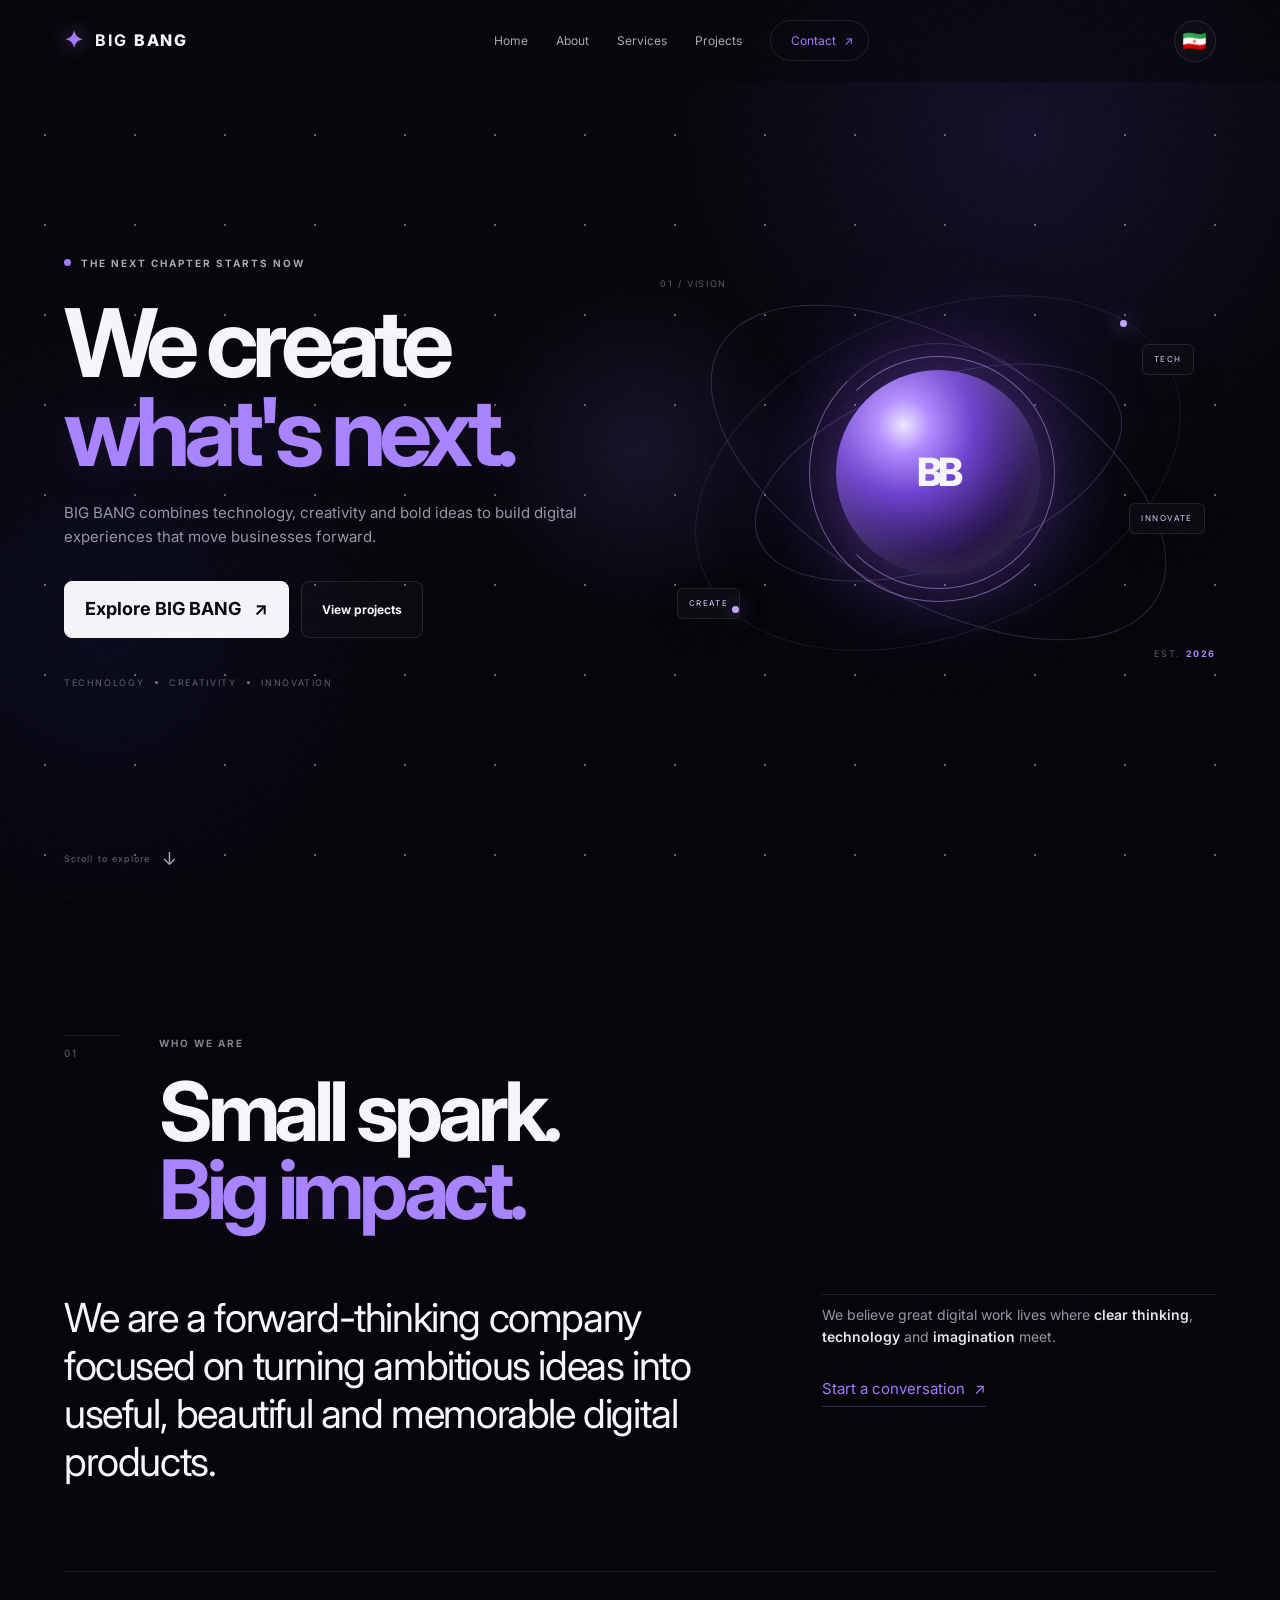
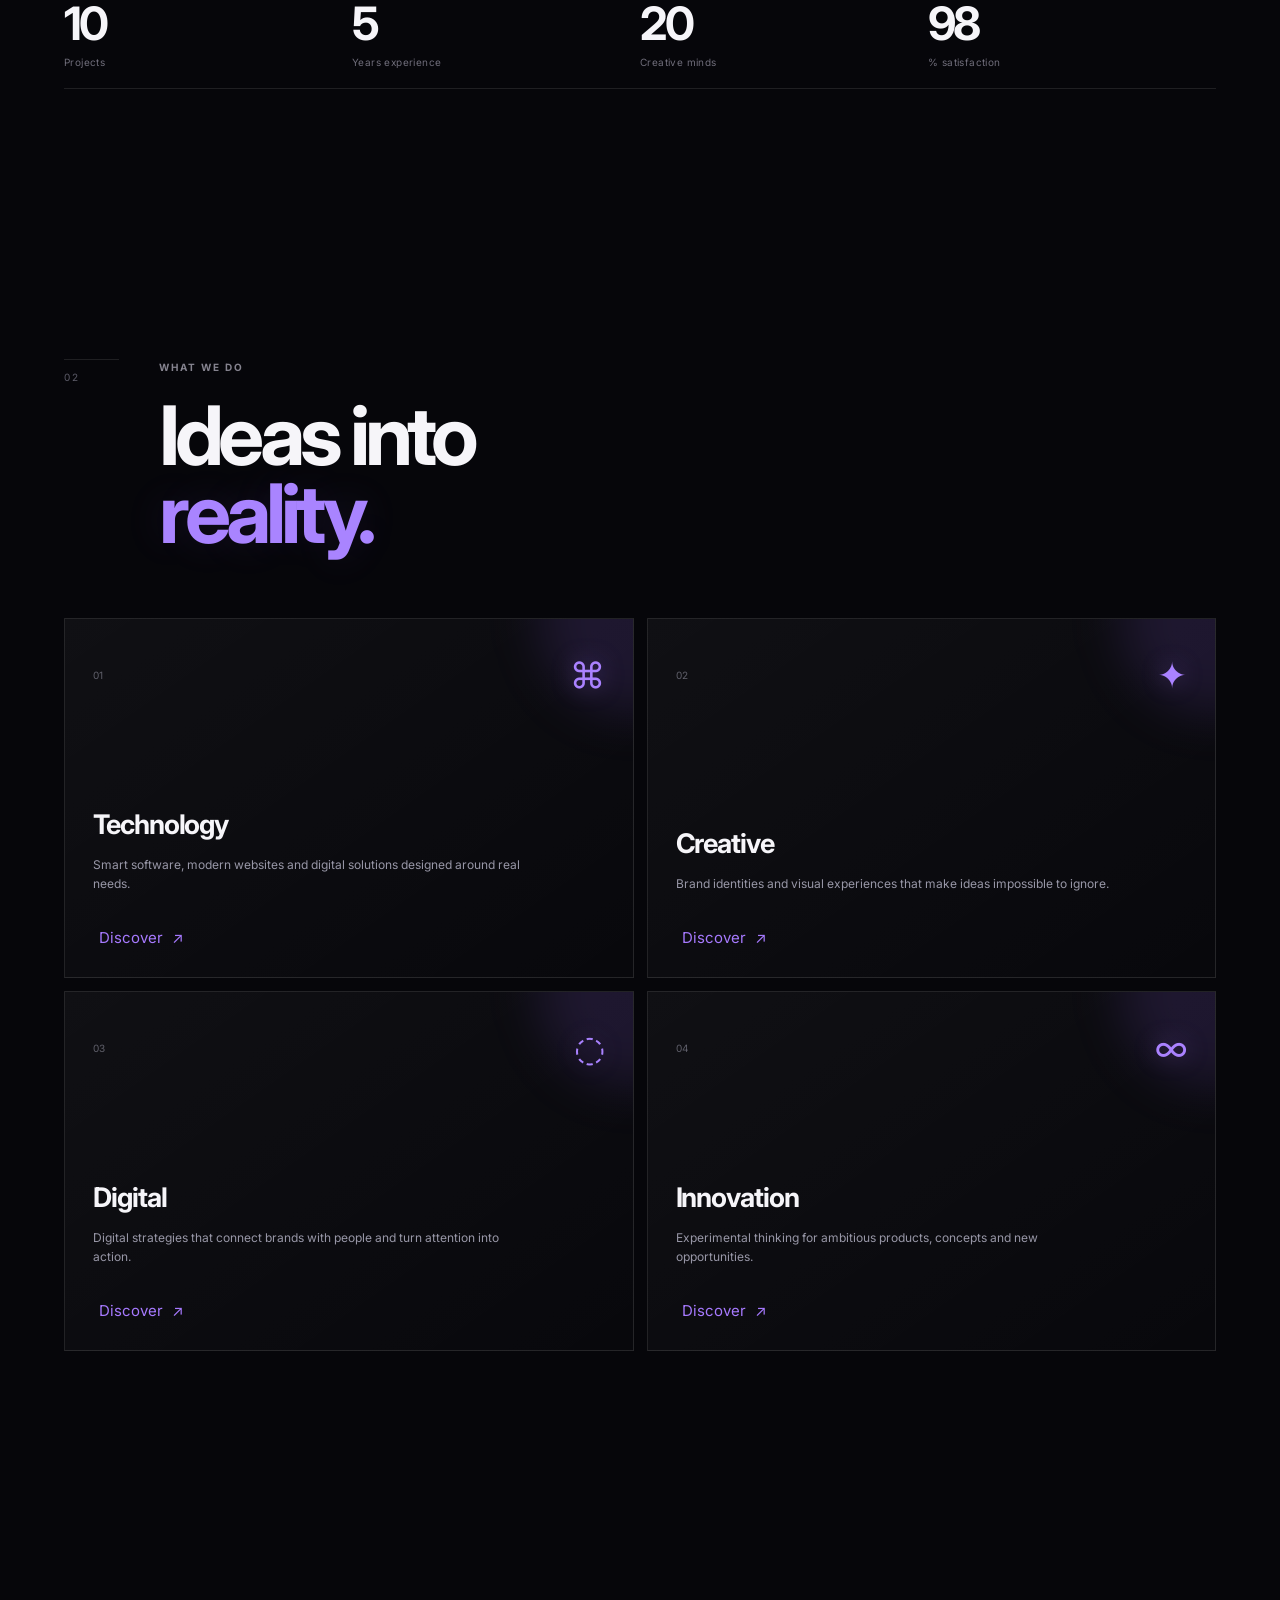
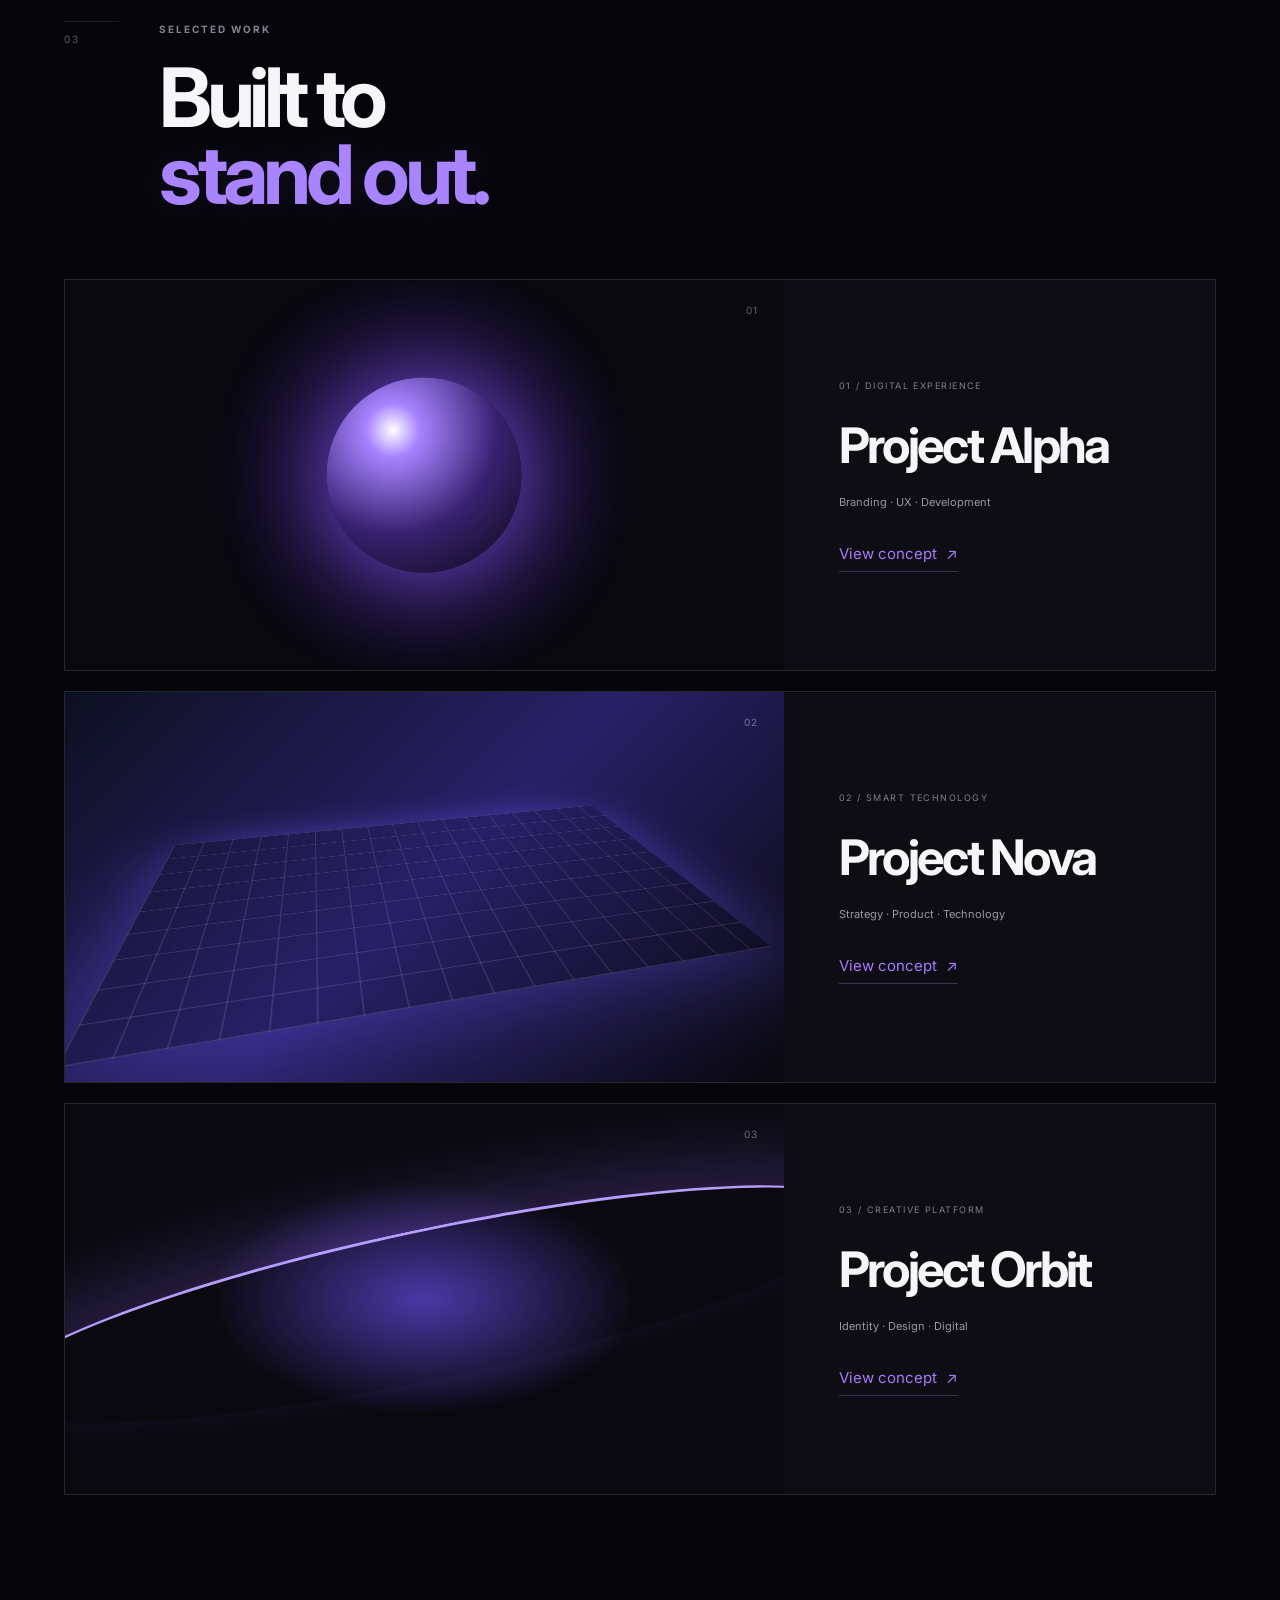
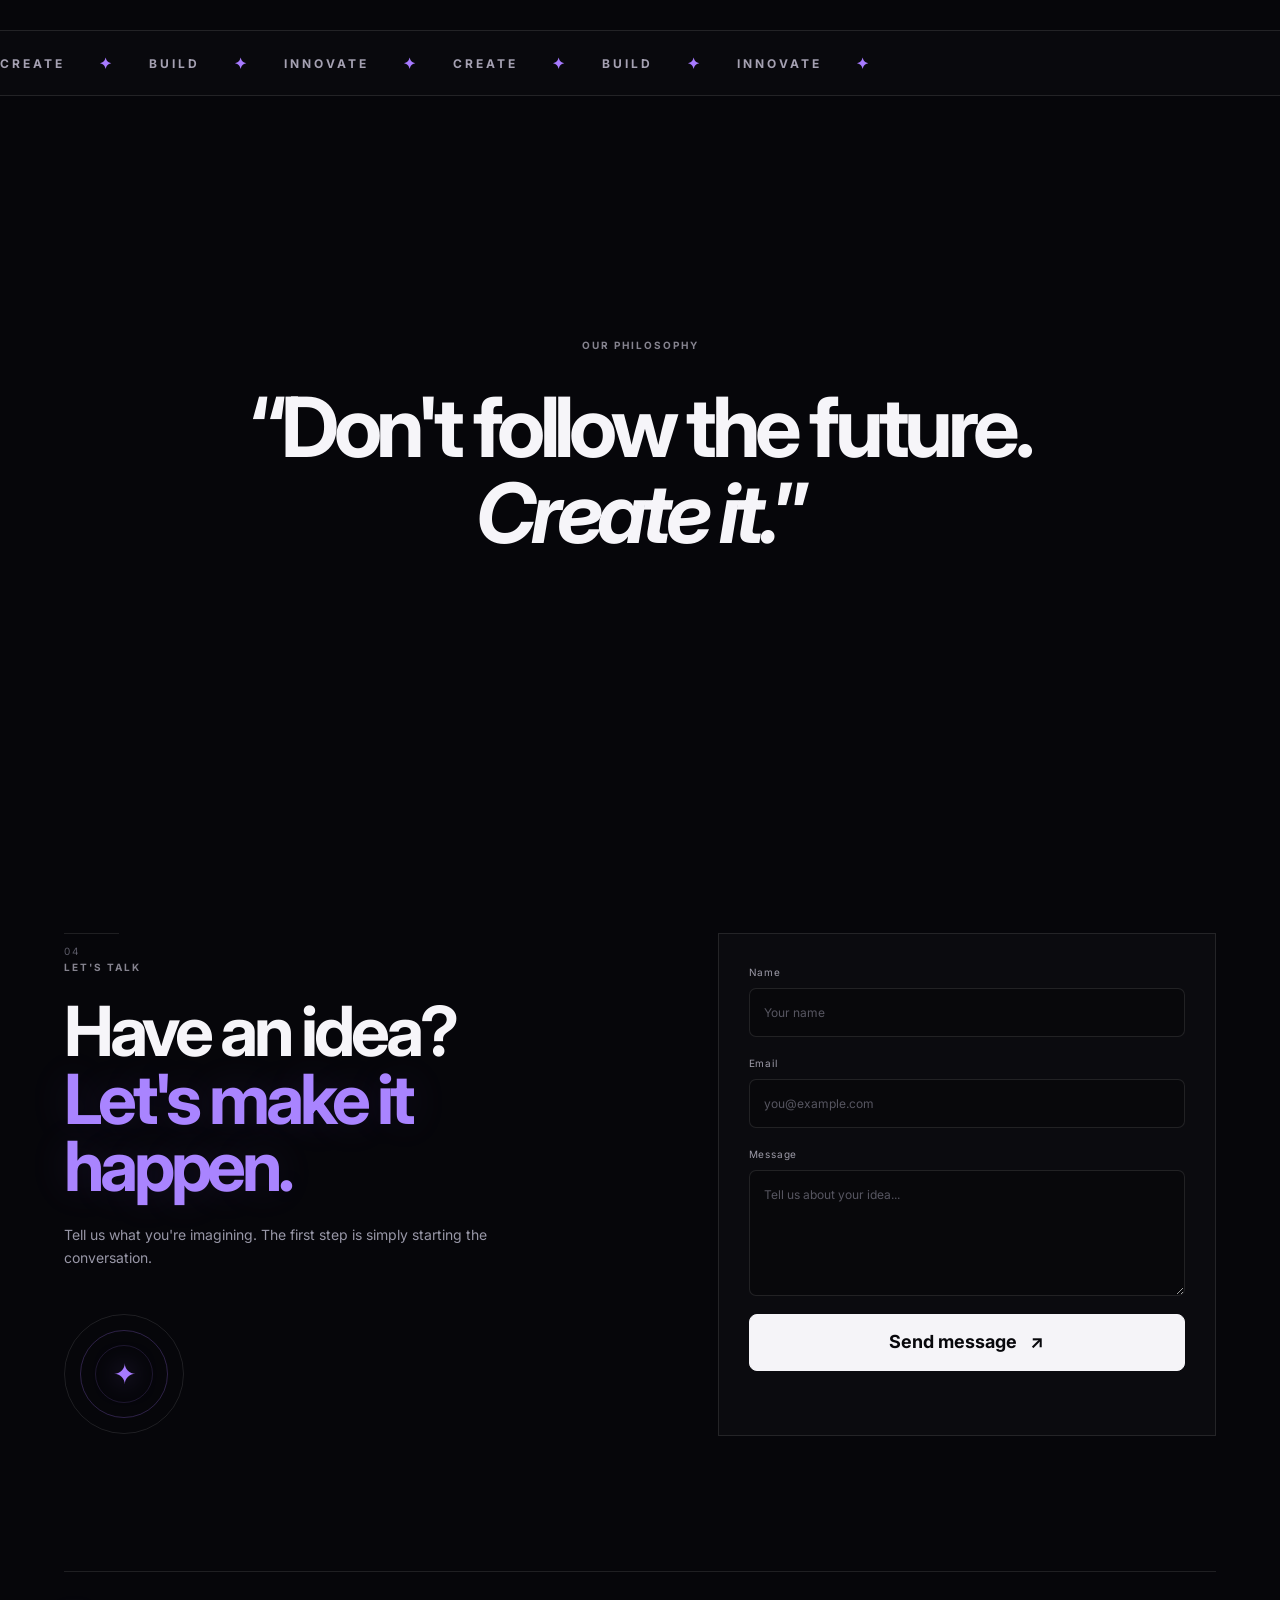
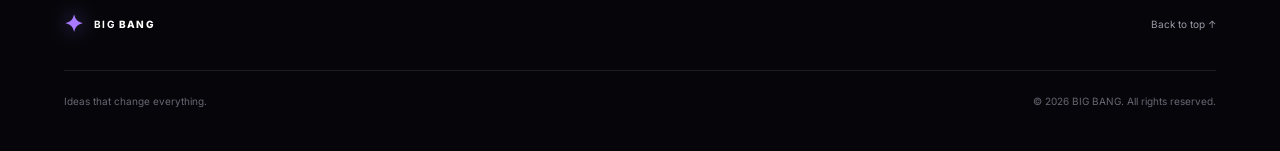
<file: index.html>
<!DOCTYPE html>
<html lang="en" dir="ltr">
<head>
  <meta charset="UTF-8">
  <meta name="viewport" content="width=device-width, initial-scale=1.0">
  <meta name="description" content="BIG BANG — Technology, creativity and innovation.">
  <meta name="theme-color" content="#07070b">
  <title data-i18n="title">BIG BANG — Create What's Next</title>
  <link rel="preconnect" href="https://fonts.googleapis.com">
  <link rel="preconnect" href="https://fonts.gstatic.com" crossorigin>
  <link href="https://fonts.googleapis.com/css2?family=Inter:wght@400;500;600;700;800&family=Vazirmatn:wght@400;500;600;700;800&display=swap" rel="stylesheet">
  <link rel="stylesheet" href="style.css">
</head>
<body>
  <div class="page-noise" aria-hidden="true"></div>
  <div class="stars" aria-hidden="true"></div>
  <div class="cursor-glow" aria-hidden="true"></div>

  <header class="site-header" id="top">
    <a class="logo" href="#home" aria-label="BIG BANG home">
      <span class="logo-mark">✦</span>
      <span>BIG <b>BANG</b></span>
    </a>

    <nav class="nav" aria-label="Main navigation">
      <a class="active" href="#home" data-i18n="nav_home">Home</a>
      <a href="#about" data-i18n="nav_about">About</a>
      <a href="#services" data-i18n="nav_services">Services</a>
      <a href="#projects" data-i18n="nav_projects">Projects</a>
      <a href="#contact" class="nav-cta"><span data-i18n="nav_contact">Contact</span> <span>↗</span></a>
    </nav>

    <div class="header-actions">
      <a class="lang-toggle" href="fa.html" aria-label="رفتن به نسخه فارسی" title="فارسی">
        <span class="flag flag-fa" aria-hidden="true">🇮🇷</span>
      </a>
      <button class="menu-toggle" type="button" aria-label="Open menu" aria-expanded="false">
        <span></span><span></span>
      </button>
    </div>
  </header>

  <main id="home">
    <section class="hero section">
      <div class="hero-copy reveal">
        <div class="hero-kicker"><span class="pulse-dot"></span><span data-i18n="hero_kicker">THE NEXT CHAPTER STARTS NOW</span></div>
        <h1 data-i18n="hero_title">We create<br><em>what's next.</em></h1>
        <p class="hero-text" data-i18n="hero_text">BIG BANG combines technology, creativity and bold ideas to build digital experiences that move businesses forward.</p>
        <div class="hero-actions">
          <a href="#services" class="button primary"><span data-i18n="hero_btn1">Explore BIG BANG</span> <span>↗</span></a>
          <a href="#projects" class="button ghost" data-i18n="hero_btn2">View projects</a>
        </div>
        <div class="hero-meta">
          <span data-i18n="meta_tech">TECHNOLOGY</span><i></i><span data-i18n="meta_creative">CREATIVITY</span><i></i><span data-i18n="meta_innovation">INNOVATION</span>
        </div>
      </div>

      <div class="hero-visual reveal" aria-hidden="true">
        <div class="visual-label label-top" data-i18n="vision">01 / VISION</div>
        <div class="visual-label label-bottom"><span data-i18n="est">EST.</span> <b>2026</b></div>
        <div class="orbit orbit-one"></div>
        <div class="orbit orbit-two"></div>
        <div class="orbit orbit-three"></div>
        <div class="orbit-dot dot-one"></div>
        <div class="orbit-dot dot-two"></div>
        <div class="core">
          <div class="core-ring ring-a"></div>
          <div class="core-ring ring-b"></div>
          <span>BB</span>
        </div>
        <div class="floating-tag tag-one">TECH</div>
        <div class="floating-tag tag-two">CREATE</div>
        <div class="floating-tag tag-three">INNOVATE</div>
      </div>

      <a class="scroll-cue" href="#about"><span data-i18n="scroll">Scroll to explore</span><b>↓</b></a>
    </section>

    <section id="about" class="section about">
      <div class="section-heading reveal">
        <div class="section-index">01</div>
        <div>
          <p class="eyebrow" data-i18n="who">WHO WE ARE</p>
          <h2 data-i18n="about_title">Small spark.<br><em>Big impact.</em></h2>
        </div>
      </div>
      <div class="about-content">
        <p class="lead reveal" data-i18n="about_lead">We are a forward-thinking company focused on turning ambitious ideas into useful, beautiful and memorable digital products.</p>
        <div class="about-side reveal">
          <p data-i18n="about_side">We believe great digital work lives where <strong>clear thinking</strong>, <strong>technology</strong> and <strong>imagination</strong> meet.</p>
          <a class="text-link" href="#contact"><span data-i18n="start_chat">Start a conversation</span> <span>↗</span></a>
        </div>
      </div>
      <div class="stats reveal">
        <div class="stat"><strong data-count="10">0</strong><span data-i18n="stat_projects">Projects</span></div>
        <div class="stat"><strong data-count="5">0</strong><span data-i18n="stat_years">Years experience</span></div>
        <div class="stat"><strong data-count="20">0</strong><span data-i18n="stat_minds">Creative minds</span></div>
        <div class="stat"><strong data-count="98">0</strong><span data-i18n="stat_sat">% satisfaction</span></div>
      </div>
    </section>

    <section id="services" class="section services">
      <div class="section-heading reveal">
        <div class="section-index">02</div>
        <div>
          <p class="eyebrow" data-i18n="what">WHAT WE DO</p>
          <h2 data-i18n="services_title">Ideas into<br><em>reality.</em></h2>
        </div>
      </div>

      <div class="service-grid">
        <article class="service-card reveal">
          <div class="card-top"><span>01</span><span class="service-icon">⌘</span></div>
          <div class="card-body"><h3 data-i18n="svc_tech_title">Technology</h3><p data-i18n="svc_tech_text">Smart software, modern websites and digital solutions designed around real needs.</p></div>
          <a href="#contact" class="card-link"><span data-i18n="discover">Discover</span> <span>↗</span></a>
        </article>
        <article class="service-card reveal">
          <div class="card-top"><span>02</span><span class="service-icon">✦</span></div>
          <div class="card-body"><h3 data-i18n="svc_creative_title">Creative</h3><p data-i18n="svc_creative_text">Brand identities and visual experiences that make ideas impossible to ignore.</p></div>
          <a href="#contact" class="card-link"><span data-i18n="discover">Discover</span> <span>↗</span></a>
        </article>
        <article class="service-card reveal">
          <div class="card-top"><span>03</span><span class="service-icon">◌</span></div>
          <div class="card-body"><h3 data-i18n="svc_digital_title">Digital</h3><p data-i18n="svc_digital_text">Digital strategies that connect brands with people and turn attention into action.</p></div>
          <a href="#contact" class="card-link"><span data-i18n="discover">Discover</span> <span>↗</span></a>
        </article>
        <article class="service-card reveal">
          <div class="card-top"><span>04</span><span class="service-icon">∞</span></div>
          <div class="card-body"><h3 data-i18n="svc_innovation_title">Innovation</h3><p data-i18n="svc_innovation_text">Experimental thinking for ambitious products, concepts and new opportunities.</p></div>
          <a href="#contact" class="card-link"><span data-i18n="discover">Discover</span> <span>↗</span></a>
        </article>
      </div>
    </section>

    <section id="projects" class="section projects">
      <div class="section-heading reveal">
        <div class="section-index">03</div>
        <div>
          <p class="eyebrow" data-i18n="selected">SELECTED WORK</p>
          <h2 data-i18n="projects_title">Built to<br><em>stand out.</em></h2>
        </div>
      </div>

      <div class="project-list">
        <article class="project-card project-a reveal">
          <div class="project-art"><div class="project-orb"></div><span class="art-number">01</span></div>
          <div class="project-info"><p data-i18n="proj_a_type">01 / DIGITAL EXPERIENCE</p><h3 data-i18n="proj_a_title">Project Alpha</h3><span data-i18n="proj_a_meta">Branding · UX · Development</span><a href="#contact" class="text-link"><span data-i18n="view_concept">View concept</span> <span>↗</span></a></div>
        </article>
        <article class="project-card project-b reveal">
          <div class="project-art"><div class="project-grid"></div><span class="art-number">02</span></div>
          <div class="project-info"><p data-i18n="proj_b_type">02 / SMART TECHNOLOGY</p><h3 data-i18n="proj_b_title">Project Nova</h3><span data-i18n="proj_b_meta">Strategy · Product · Technology</span><a href="#contact" class="text-link"><span data-i18n="view_concept">View concept</span> <span>↗</span></a></div>
        </article>
        <article class="project-card project-c reveal">
          <div class="project-art"><div class="project-wave"></div><span class="art-number">03</span></div>
          <div class="project-info"><p data-i18n="proj_c_type">03 / CREATIVE PLATFORM</p><h3 data-i18n="proj_c_title">Project Orbit</h3><span data-i18n="proj_c_meta">Identity · Design · Digital</span><a href="#contact" class="text-link"><span data-i18n="view_concept">View concept</span> <span>↗</span></a></div>
        </article>
      </div>
    </section>

    <section class="marquee" aria-label="BIG BANG values">
      <div class="marquee-track"><span>CREATE</span><i>✦</i><span>BUILD</span><i>✦</i><span>INNOVATE</span><i>✦</i><span>CREATE</span><i>✦</i><span>BUILD</span><i>✦</i><span>INNOVATE</span><i>✦</i></div>
    </section>

    <section class="quote section">
      <div class="quote-inner reveal">
        <p class="eyebrow" data-i18n="philosophy">OUR PHILOSOPHY</p>
        <blockquote data-i18n="quote">“Don't follow the future.<br><em>Create it.</em>”</blockquote>
      </div>
    </section>

    <section id="contact" class="section contact">
      <div class="contact-copy reveal">
        <div class="section-index">04</div>
        <p class="eyebrow" data-i18n="lets_talk">LET'S TALK</p>
        <h2 data-i18n="contact_title">Have an idea?<br><em>Let's make it happen.</em></h2>
        <p data-i18n="contact_text">Tell us what you're imagining. The first step is simply starting the conversation.</p>
        <div class="contact-orbit" aria-hidden="true"><span>✦</span></div>
      </div>

      <form class="contact-form reveal" id="contactForm">
        <label><span data-i18n="form_name_label">Name</span><input type="text" name="name" placeholder="Your name" data-i18n-placeholder="form_name_placeholder" required></label>
        <label><span data-i18n="form_email_label">Email</span><input type="email" name="email" placeholder="you@example.com" required></label>
        <label><span data-i18n="form_message_label">Message</span><textarea name="message" rows="5" placeholder="Tell us about your idea..." data-i18n-placeholder="form_message_placeholder" required></textarea></label>
        <button class="button primary" type="submit"><span data-i18n="send">Send message</span> <span>↗</span></button>
        <p class="form-status" aria-live="polite"></p>
      </form>
    </section>
  </main>

  <footer>
    <div class="footer-top">
      <a class="logo" href="#top"><span class="logo-mark">✦</span><span>BIG <b>BANG</b></span></a>
      <a href="#home" class="back-top" data-i18n="back_top">Back to top ↑</a>
    </div>
    <div class="footer-bottom">
      <p data-i18n="footer_tag">Ideas that change everything.</p>
      <p data-i18n="footer_copy">© <span id="year"></span> BIG BANG. All rights reserved.</p>
    </div>
  </footer>

  <script src="script.js"></script>
</body>
</html>
</file>
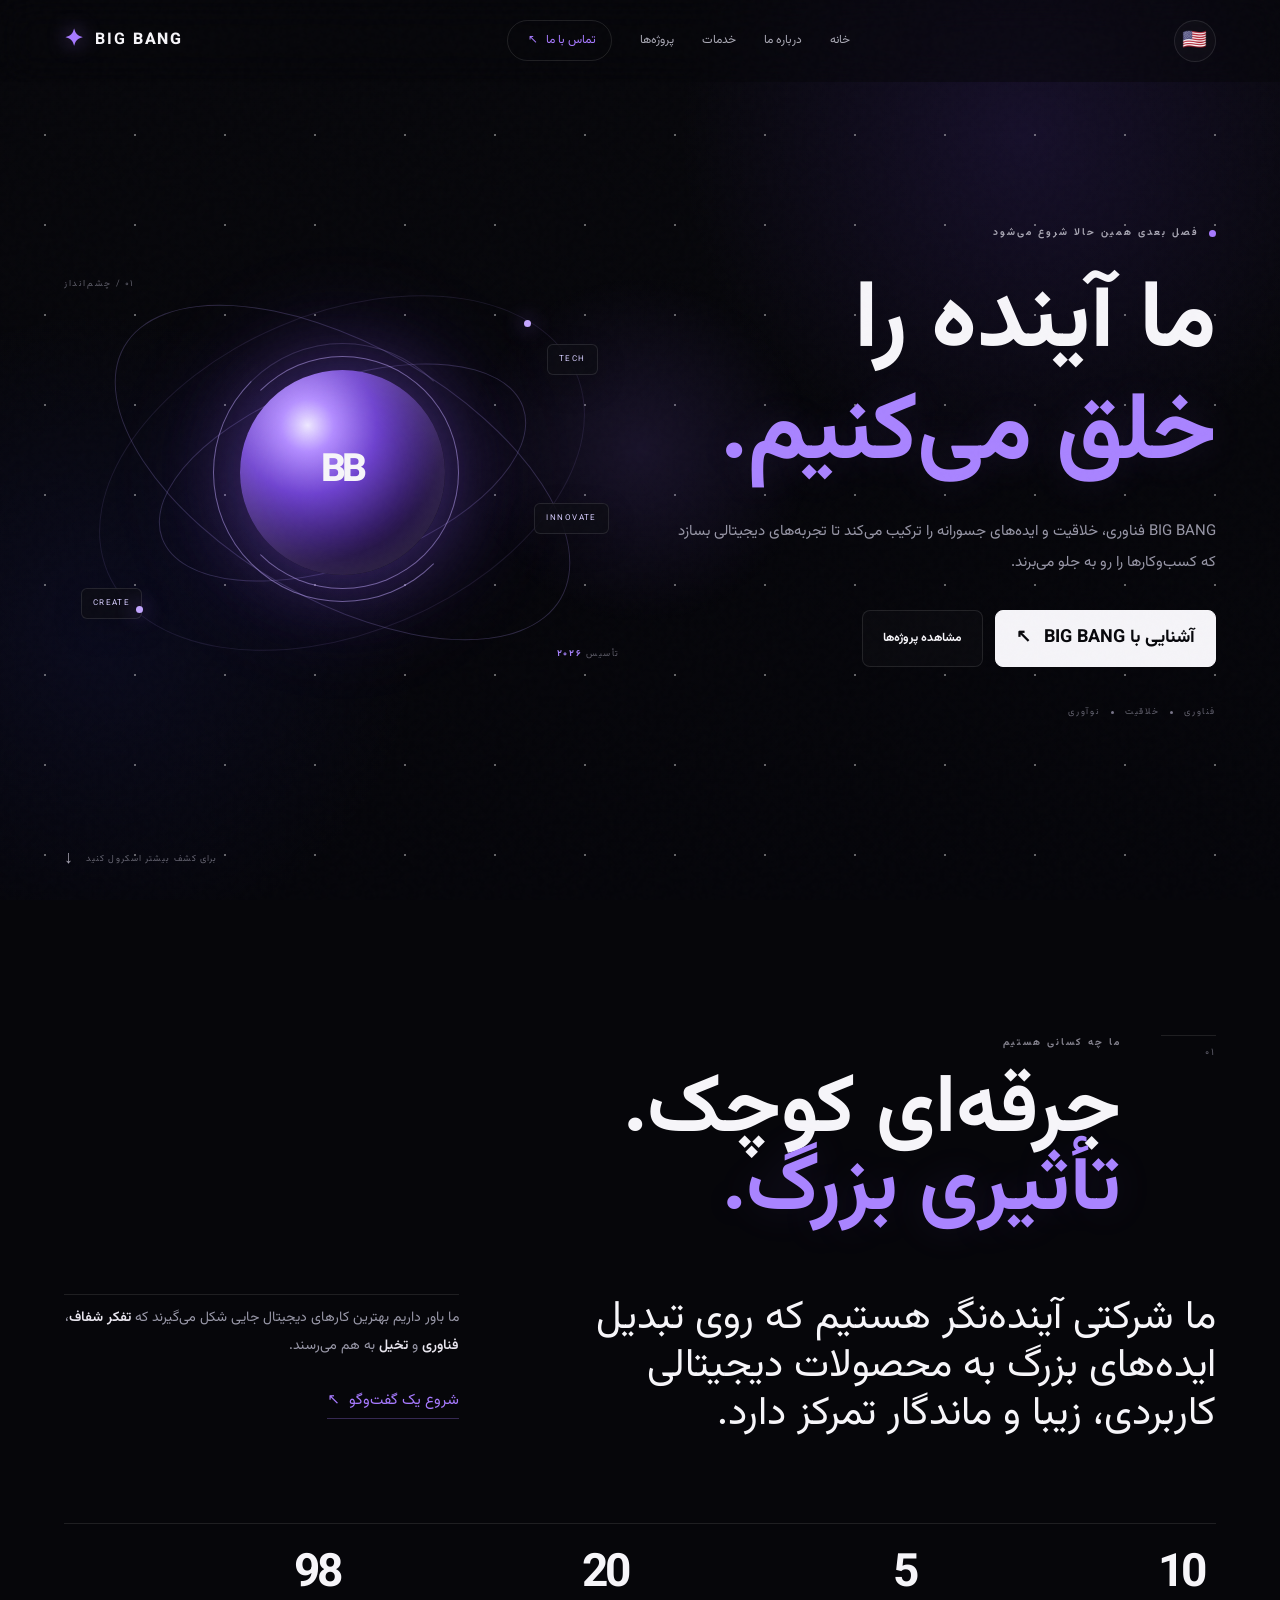
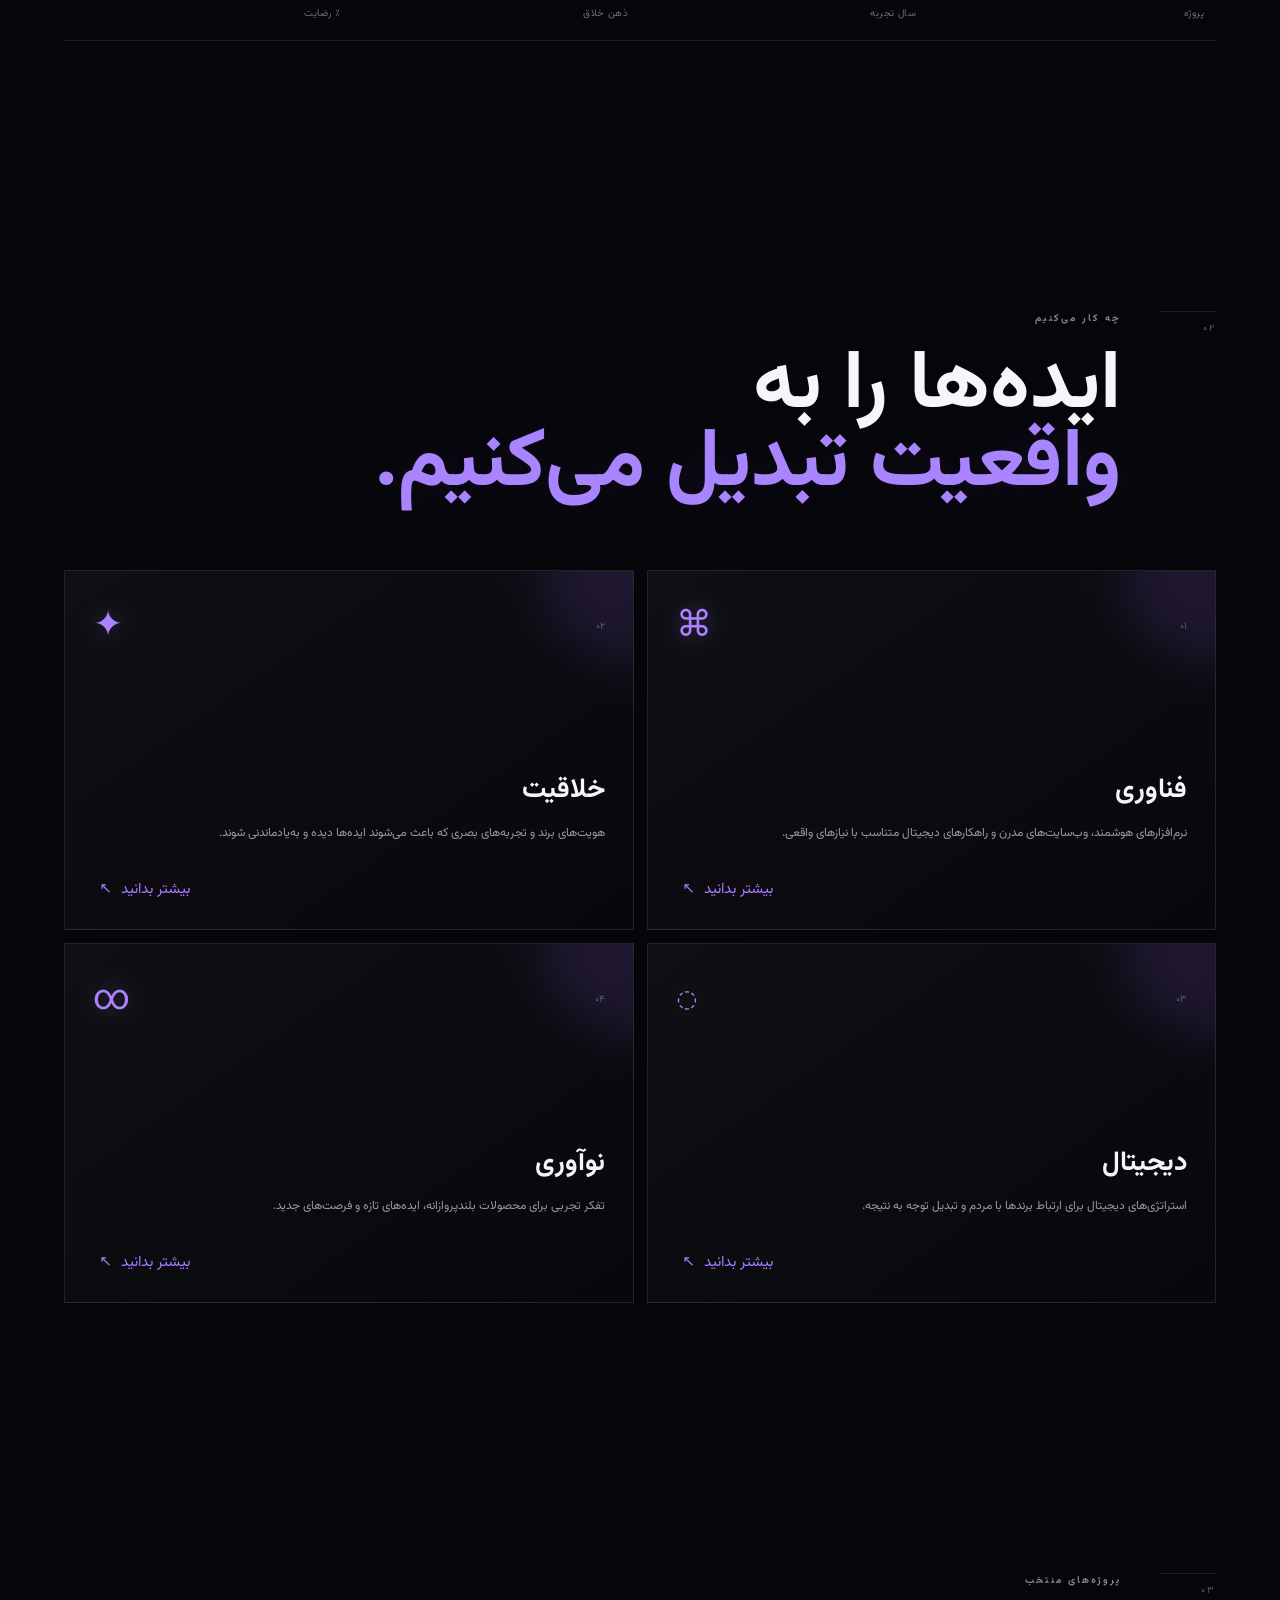
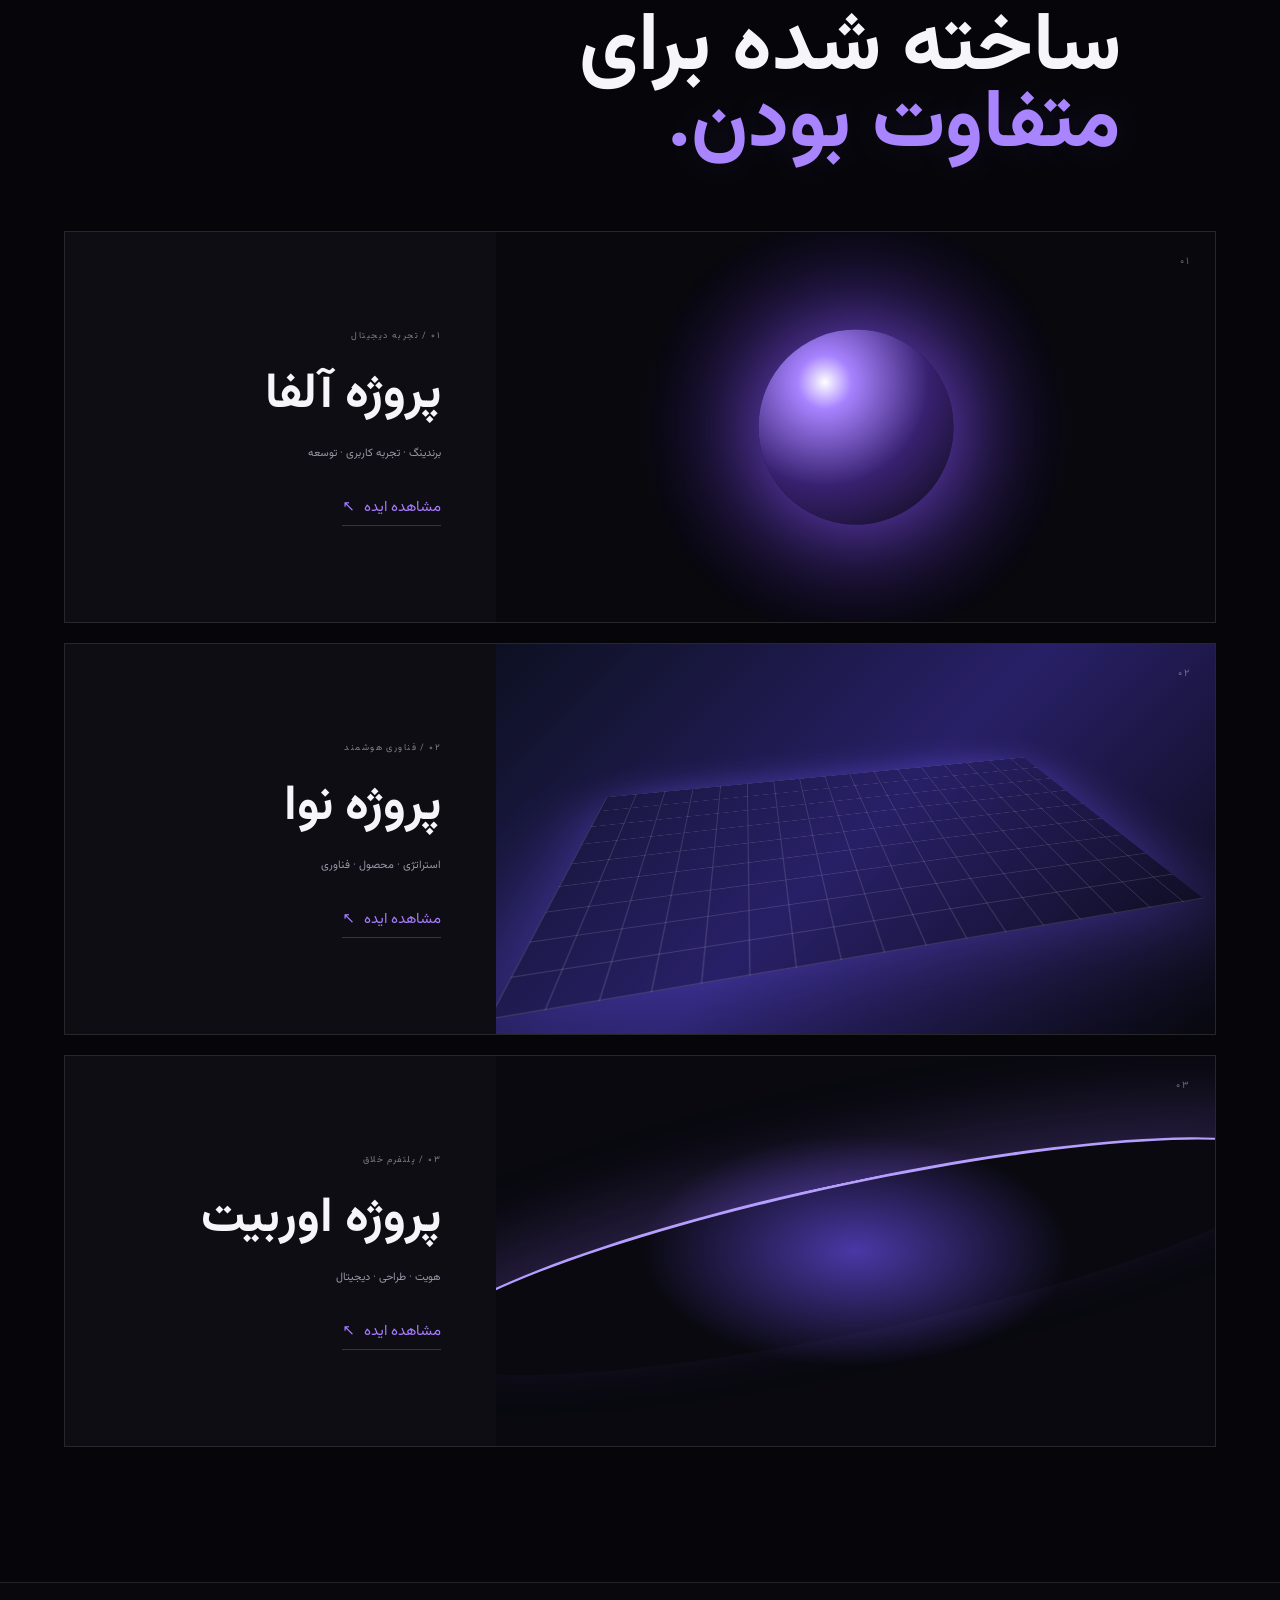
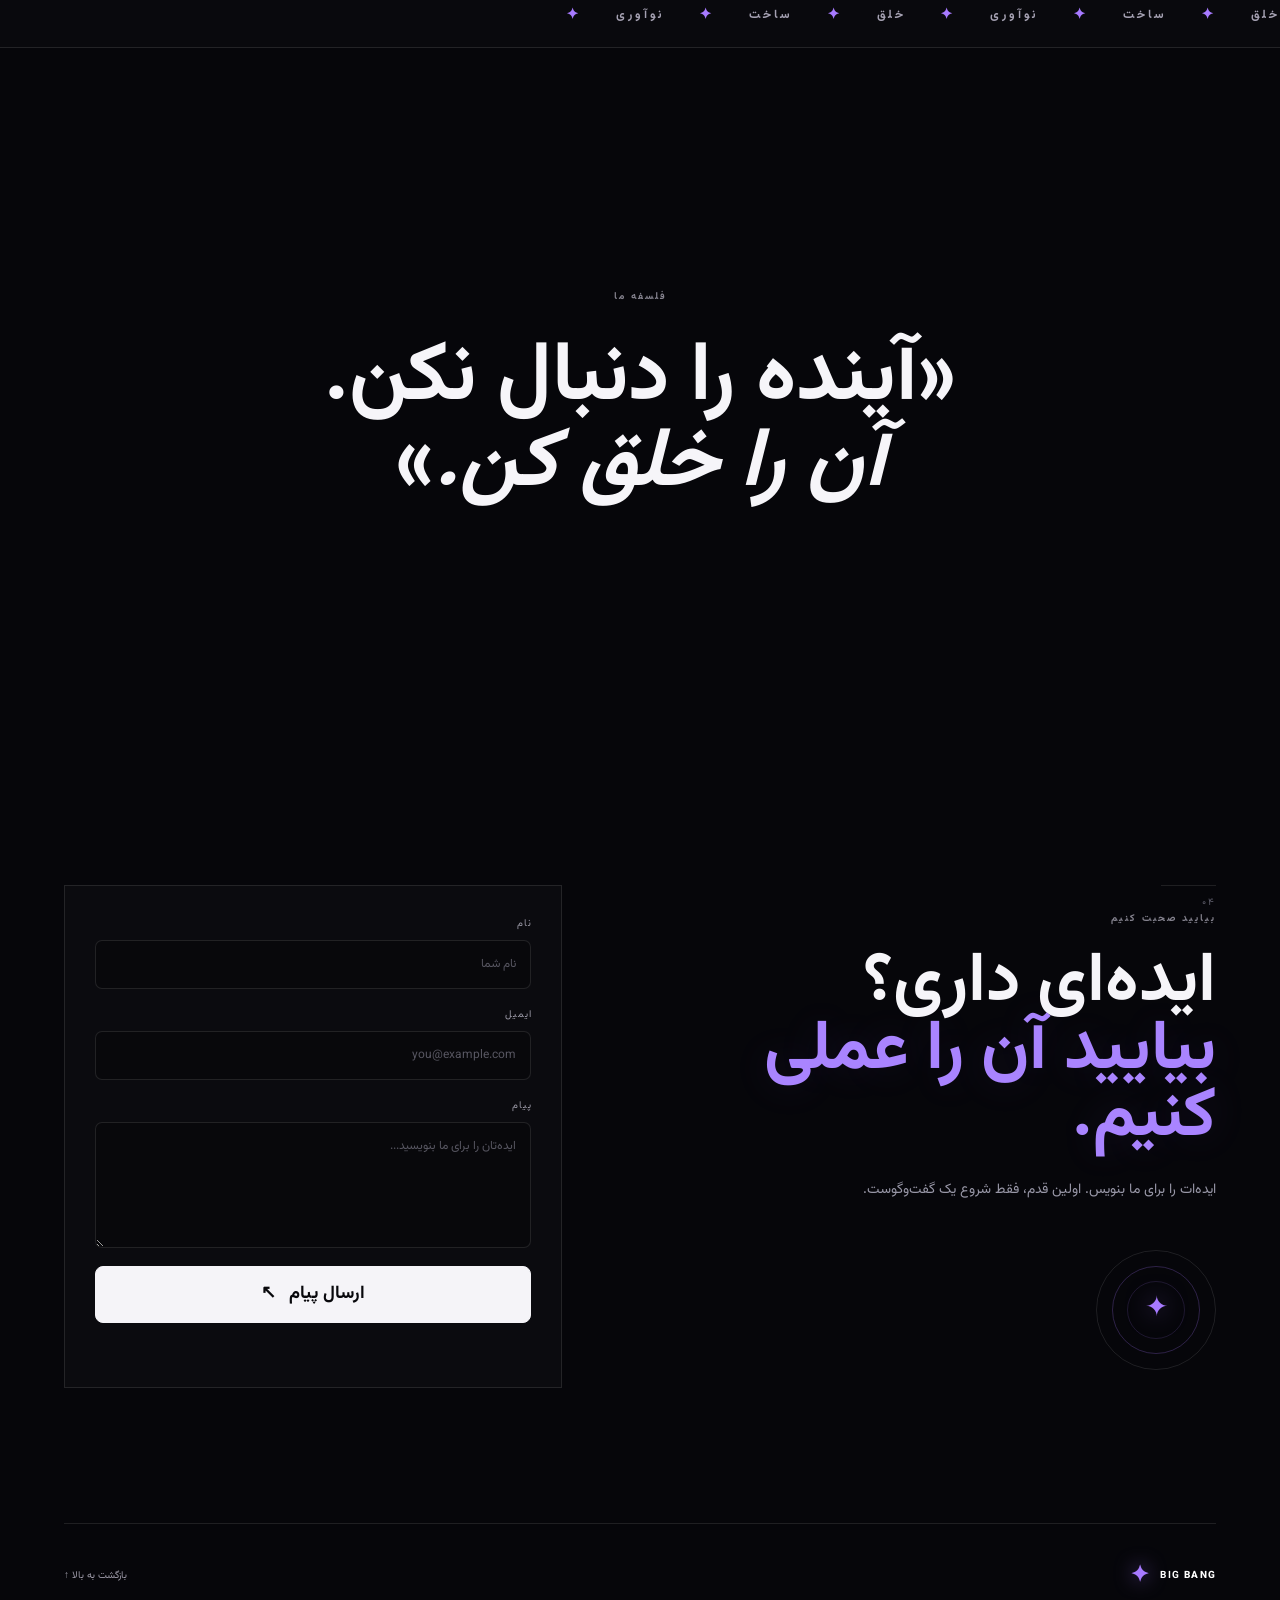
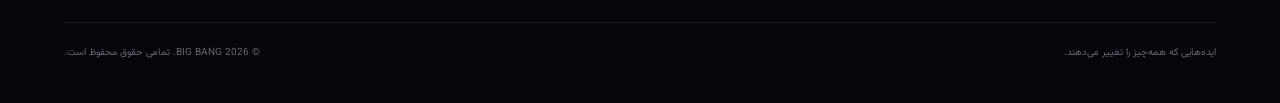
<file: fa.html>
<!DOCTYPE html>
<html lang="fa" dir="rtl">
<head>
  <meta charset="UTF-8">
  <meta name="viewport" content="width=device-width, initial-scale=1.0">
  <meta name="description" content="بیگ بنگ — فناوری، خلاقیت و نوآوری.">
  <meta name="theme-color" content="#07070b">
  <title>بیگ بنگ — آینده را خلق می‌کنیم</title>
  <link rel="preconnect" href="https://fonts.googleapis.com">
  <link rel="preconnect" href="https://fonts.gstatic.com" crossorigin>
  <link href="https://fonts.googleapis.com/css2?family=Vazirmatn:wght@400;500;600;700;800;900&display=swap" rel="stylesheet">
  <link rel="stylesheet" href="style.css">
  <link rel="stylesheet" href="fa.css">
</head>
<body class="is-fa">
  <div class="page-noise" aria-hidden="true"></div>
  <div class="stars" aria-hidden="true"></div>
  <div class="cursor-glow" aria-hidden="true"></div>

  <header class="site-header" id="top">
    <a class="logo" href="#home" aria-label="صفحه اصلی بیگ بنگ">
      <span class="logo-mark">✦</span>
      <span>BIG <b>BANG</b></span>
    </a>

    <nav class="nav" aria-label="ناوبری اصلی">
      <a class="active" href="#home">خانه</a>
      <a href="#about">درباره ما</a>
      <a href="#services">خدمات</a>
      <a href="#projects">پروژه‌ها</a>
      <a href="#contact" class="nav-cta"><span>تماس با ما</span> <span>↗</span></a>
    </nav>

    <div class="header-actions">
      <a class="lang-toggle" href="index.html" aria-label="بازگشت به نسخه انگلیسی" title="English">
        <span class="flag" aria-hidden="true">🇺🇸</span>
      </a>
      <button class="menu-toggle" type="button" aria-label="باز کردن منو" aria-expanded="false">
        <span></span><span></span>
      </button>
    </div>
  </header>

  <main id="home">
    <section class="hero section">
      <div class="hero-copy reveal">
        <div class="hero-kicker"><span class="pulse-dot"></span><span>فصل بعدی همین حالا شروع می‌شود</span></div>
        <h1>ما آینده را<br><em>خلق می‌کنیم.</em></h1>
        <p class="hero-text">BIG BANG فناوری، خلاقیت و ایده‌های جسورانه را ترکیب می‌کند تا تجربه‌های دیجیتالی بسازد که کسب‌وکارها را رو به جلو می‌برند.</p>
        <div class="hero-actions">
          <a href="#services" class="button primary"><span>آشنایی با BIG BANG</span> <span>↗</span></a>
          <a href="#projects" class="button ghost">مشاهده پروژه‌ها</a>
        </div>
        <div class="hero-meta"><span>فناوری</span><i></i><span>خلاقیت</span><i></i><span>نوآوری</span></div>
      </div>

      <div class="hero-visual reveal" aria-hidden="true">
        <div class="visual-label label-top">۰۱ / چشم‌انداز</div>
        <div class="visual-label label-bottom"><span>تأسیس</span> <b>۲۰۲۶</b></div>
        <div class="orbit orbit-one"></div>
        <div class="orbit orbit-two"></div>
        <div class="orbit orbit-three"></div>
        <div class="orbit-dot dot-one"></div>
        <div class="orbit-dot dot-two"></div>
        <div class="core">
          <div class="core-ring ring-a"></div>
          <div class="core-ring ring-b"></div>
          <span>BB</span>
        </div>
        <div class="floating-tag tag-one">TECH</div>
        <div class="floating-tag tag-two">CREATE</div>
        <div class="floating-tag tag-three">INNOVATE</div>
      </div>

      <a class="scroll-cue" href="#about"><span>برای کشف بیشتر اسکرول کنید</span><b>↓</b></a>
    </section>

    <section id="about" class="section about">
      <div class="section-heading reveal">
        <div class="section-index">۰۱</div>
        <div>
          <p class="eyebrow">ما چه کسانی هستیم</p>
          <h2>جرقه‌ای کوچک.<br><em>تأثیری بزرگ.</em></h2>
        </div>
      </div>
      <div class="about-content">
        <p class="lead reveal">ما شرکتی آینده‌نگر هستیم که روی تبدیل ایده‌های بزرگ به محصولات دیجیتالی کاربردی، زیبا و ماندگار تمرکز دارد.</p>
        <div class="about-side reveal">
          <p>ما باور داریم بهترین کارهای دیجیتال جایی شکل می‌گیرند که <strong>تفکر شفاف</strong>، <strong>فناوری</strong> و <strong>تخیل</strong> به هم می‌رسند.</p>
          <a class="text-link" href="#contact"><span>شروع یک گفت‌وگو</span> <span>↗</span></a>
        </div>
      </div>
      <div class="stats reveal">
        <div class="stat"><strong data-count="10">۰</strong><span>پروژه</span></div>
        <div class="stat"><strong data-count="5">۰</strong><span>سال تجربه</span></div>
        <div class="stat"><strong data-count="20">۰</strong><span>ذهن خلاق</span></div>
        <div class="stat"><strong data-count="98">۰</strong><span>٪ رضایت</span></div>
      </div>
    </section>

    <section id="services" class="section services">
      <div class="section-heading reveal">
        <div class="section-index">۰۲</div>
        <div>
          <p class="eyebrow">چه کار می‌کنیم</p>
          <h2>ایده‌ها را به<br><em>واقعیت تبدیل می‌کنیم.</em></h2>
        </div>
      </div>

      <div class="service-grid">
        <article class="service-card reveal">
          <div class="card-top"><span>۰۱</span><span class="service-icon">⌘</span></div>
          <div class="card-body"><h3>فناوری</h3><p>نرم‌افزارهای هوشمند، وب‌سایت‌های مدرن و راهکارهای دیجیتال متناسب با نیازهای واقعی.</p></div>
          <a href="#contact" class="card-link"><span>بیشتر بدانید</span> <span>↗</span></a>
        </article>
        <article class="service-card reveal">
          <div class="card-top"><span>۰۲</span><span class="service-icon">✦</span></div>
          <div class="card-body"><h3>خلاقیت</h3><p>هویت‌های برند و تجربه‌های بصری که باعث می‌شوند ایده‌ها دیده و به‌یادماندنی شوند.</p></div>
          <a href="#contact" class="card-link"><span>بیشتر بدانید</span> <span>↗</span></a>
        </article>
        <article class="service-card reveal">
          <div class="card-top"><span>۰۳</span><span class="service-icon">◌</span></div>
          <div class="card-body"><h3>دیجیتال</h3><p>استراتژی‌های دیجیتال برای ارتباط برندها با مردم و تبدیل توجه به نتیجه.</p></div>
          <a href="#contact" class="card-link"><span>بیشتر بدانید</span> <span>↗</span></a>
        </article>
        <article class="service-card reveal">
          <div class="card-top"><span>۰۴</span><span class="service-icon">∞</span></div>
          <div class="card-body"><h3>نوآوری</h3><p>تفکر تجربی برای محصولات بلندپروازانه، ایده‌های تازه و فرصت‌های جدید.</p></div>
          <a href="#contact" class="card-link"><span>بیشتر بدانید</span> <span>↗</span></a>
        </article>
      </div>
    </section>

    <section id="projects" class="section projects">
      <div class="section-heading reveal">
        <div class="section-index">۰۳</div>
        <div>
          <p class="eyebrow">پروژه‌های منتخب</p>
          <h2>ساخته شده برای<br><em>متفاوت بودن.</em></h2>
        </div>
      </div>

      <div class="project-list">
        <article class="project-card project-a reveal">
          <div class="project-art"><div class="project-orb"></div><span class="art-number">۰۱</span></div>
          <div class="project-info"><p>۰۱ / تجربه دیجیتال</p><h3>پروژه آلفا</h3><span>برندینگ · تجربه کاربری · توسعه</span><a href="#contact" class="text-link"><span>مشاهده ایده</span> <span>↗</span></a></div>
        </article>
        <article class="project-card project-b reveal">
          <div class="project-art"><div class="project-grid"></div><span class="art-number">۰۲</span></div>
          <div class="project-info"><p>۰۲ / فناوری هوشمند</p><h3>پروژه نوا</h3><span>استراتژی · محصول · فناوری</span><a href="#contact" class="text-link"><span>مشاهده ایده</span> <span>↗</span></a></div>
        </article>
        <article class="project-card project-c reveal">
          <div class="project-art"><div class="project-wave"></div><span class="art-number">۰۳</span></div>
          <div class="project-info"><p>۰۳ / پلتفرم خلاق</p><h3>پروژه اوربیت</h3><span>هویت · طراحی · دیجیتال</span><a href="#contact" class="text-link"><span>مشاهده ایده</span> <span>↗</span></a></div>
        </article>
      </div>
    </section>

    <section class="marquee" aria-label="ارزش‌های بیگ بنگ">
      <div class="marquee-track"><span>خلق</span><i>✦</i><span>ساخت</span><i>✦</i><span>نوآوری</span><i>✦</i><span>خلق</span><i>✦</i><span>ساخت</span><i>✦</i><span>نوآوری</span><i>✦</i></div>
    </section>

    <section class="quote section">
      <div class="quote-inner reveal">
        <p class="eyebrow">فلسفه ما</p>
        <blockquote>«آینده را دنبال نکن.<br><em>آن را خلق کن.</em>»</blockquote>
      </div>
    </section>

    <section id="contact" class="section contact">
      <div class="contact-copy reveal">
        <div class="section-index">۰۴</div>
        <p class="eyebrow">بیایید صحبت کنیم</p>
        <h2>ایده‌ای داری؟<br><em>بیایید آن را عملی کنیم.</em></h2>
        <p>ایده‌ات را برای ما بنویس. اولین قدم، فقط شروع یک گفت‌وگوست.</p>
        <div class="contact-orbit" aria-hidden="true"><span>✦</span></div>
      </div>

      <form class="contact-form reveal" id="contactForm">
        <label><span>نام</span><input type="text" name="name" placeholder="نام شما" required></label>
        <label><span>ایمیل</span><input type="email" name="email" placeholder="you@example.com" required></label>
        <label><span>پیام</span><textarea name="message" rows="5" placeholder="ایده‌تان را برای ما بنویسید..." required></textarea></label>
        <button class="button primary" type="submit"><span>ارسال پیام</span> <span>↗</span></button>
        <p class="form-status" aria-live="polite"></p>
      </form>
    </section>
  </main>

  <footer>
    <div class="footer-top">
      <a class="logo" href="#top"><span class="logo-mark">✦</span><span>BIG <b>BANG</b></span></a>
      <a href="#home" class="back-top">بازگشت به بالا ↑</a>
    </div>
    <div class="footer-bottom">
      <p>ایده‌هایی که همه‌چیز را تغییر می‌دهند.</p>
      <p>© <span id="year"></span> BIG BANG. تمامی حقوق محفوظ است.</p>
    </div>
  </footer>

  <script src="script.js"></script>
</body>
</html>
</file>
<file: style.css>
:root{
  --bg:#06060a;
  --surface:#0d0d13;
  --surface-2:#111119;
  --text:#f6f5f9;
  --muted:#9897a7;
  --soft:#c8c6d2;
  --line:rgba(255,255,255,.10);
  --line-strong:rgba(170,135,255,.32);
  --accent:#a77aff;
  --accent-2:#715cff;
  --max:1180px;
}
*{box-sizing:border-box;margin:0;padding:0}
html{scroll-behavior:smooth;scroll-padding-top:100px}
body{background:var(--bg);color:var(--text);font-family:Inter,Arial,sans-serif;line-height:1.6;overflow-x:hidden}
body:before{content:"";position:fixed;inset:0;z-index:-5;pointer-events:none;background:radial-gradient(circle at 80% 15%,rgba(128,77,255,.13),transparent 27%),radial-gradient(circle at 8% 70%,rgba(66,72,255,.08),transparent 24%),linear-gradient(180deg,#07070b 0%,#05050a 100%)}
.page-noise{position:fixed;inset:0;z-index:30;pointer-events:none;opacity:.035;background-image:url("data:image/svg+xml,%3Csvg viewBox='0 0 180 180' xmlns='http://www.w3.org/2000/svg'%3E%3Cfilter id='n'%3E%3CfeTurbulence type='fractalNoise' baseFrequency='.85' numOctaves='3' stitchTiles='stitch'/%3E%3C/filter%3E%3Crect width='100%25' height='100%25' filter='url(%23n)' opacity='.5'/%3E%3C/svg%3E")}
a{color:inherit;text-decoration:none}button,input,textarea{font:inherit}.section{width:min(var(--max),90%);margin:auto;padding:135px 0;position:relative}
.stars{position:fixed;inset:0;z-index:-3;opacity:.42;pointer-events:none;background-image:radial-gradient(rgba(255,255,255,.9) .8px,transparent .9px);background-size:90px 90px;animation:starsMove 25s linear infinite}
.cursor-glow{position:fixed;left:50%;top:50%;width:360px;height:360px;transform:translate(-50%,-50%);border-radius:50%;pointer-events:none;z-index:-2;background:radial-gradient(circle,rgba(151,105,255,.13),transparent 68%);transition:left .08s linear,top .08s linear}
.site-header{height:82px;position:fixed;top:0;left:0;right:0;z-index:25;display:flex;align-items:center;justify-content:space-between;padding:0 max(5%,calc((100% - var(--max))/2));background:rgba(6,6,10,.52);backdrop-filter:blur(18px);border-bottom:1px solid transparent;transition:.3s}
.site-header.scrolled{background:rgba(6,6,10,.82);border-color:var(--line)}
.logo{display:flex;align-items:center;gap:10px;font-weight:700;letter-spacing:.12em}.logo b{font-weight:800}.logo-mark{color:var(--accent);font-size:23px;text-shadow:0 0 20px rgba(167,122,255,.7)}
.nav{display:flex;align-items:center;gap:28px}.nav a{font-size:12px;color:#aaa9b5;transition:.25s;position:relative}.nav a:not(.nav-cta):after{content:"";position:absolute;left:0;right:0;bottom:-8px;height:1px;background:var(--accent);transform:scaleX(0);transform-origin:center;transition:.25s}.nav a:hover,.nav a.active{color:#fff}.nav a:hover:after,.nav a.active:after{transform:scaleX(1)}
.nav-cta{padding:10px 15px;border:1px solid var(--line);border-radius:99px;color:#eee!important}.nav-cta:hover{border-color:var(--line-strong);background:rgba(167,122,255,.08)}.nav-cta span{margin-left:5px;color:var(--accent)}
.header-actions{display:flex;align-items:center;justify-content:flex-end;gap:10px;flex-shrink:0}.lang-toggle{width:42px;height:42px;display:flex;align-items:center;justify-content:center;border:1px solid var(--line);border-radius:50%;background:rgba(255,255,255,.025);transition:.25s}.lang-toggle:hover{border-color:var(--line-strong);background:rgba(167,122,255,.08);transform:translateY(-2px)}.flag{font-size:20px;line-height:1;display:block}.menu-toggle{display:none;width:42px;height:42px;border:1px solid var(--line);border-radius:50%;background:rgba(255,255,255,.03);align-items:center;justify-content:center;flex-direction:column;gap:6px;color:#fff;cursor:pointer}.menu-toggle span{width:17px;height:1.5px;background:#fff;transition:.25s}.menu-toggle.open span:first-child{transform:translateY(3.75px) rotate(45deg)}.menu-toggle.open span:last-child{transform:translateY(-3.75px) rotate(-45deg)}
.hero{min-height:100svh;display:grid;grid-template-columns:1fr 1fr;align-items:center;gap:40px;padding-top:145px;padding-bottom:100px}.hero-copy{position:relative;z-index:2}.hero-kicker{display:flex;align-items:center;gap:10px;color:#a8a6b3;font-size:10px;font-weight:700;letter-spacing:.2em}.pulse-dot{width:7px;height:7px;border-radius:50%;background:var(--accent);box-shadow:0 0 0 0 rgba(167,122,255,.7);animation:ping 2s infinite}
.hero h1{font-size:clamp(54px,7.4vw,102px);line-height:.94;letter-spacing:-.07em;margin:27px 0 25px}.hero h1 em,.section-heading h2 em,.contact h2 em{font-style:normal;color:#a984ff;text-shadow:0 0 40px rgba(167,122,255,.12)}.hero-text{max-width:575px;color:var(--muted);font-size:15px}.hero-actions{display:flex;gap:12px;flex-wrap:wrap;margin-top:32px}.button{display:inline-flex;align-items:center;justify-content:center;gap:13px;min-height:49px;padding:13px 20px;border-radius:8px;border:1px solid var(--line);font-size:12px;font-weight:700;cursor:pointer;transition:.28s}.button span{font-size:18px}.button.primary{background:#f5f4f8;color:#08080c;border-color:#f5f4f8}.button.primary:hover{transform:translateY(-3px);box-shadow:0 18px 45px rgba(142,98,255,.2)}.button.ghost{background:rgba(255,255,255,.02)}.button.ghost:hover{background:rgba(255,255,255,.07);border-color:rgba(255,255,255,.2);transform:translateY(-2px)}
.hero-meta{display:flex;align-items:center;gap:11px;margin-top:38px;color:#62616e;font-size:9px;letter-spacing:.18em}.hero-meta i{width:3px;height:3px;border-radius:50%;background:#777487}
.hero-visual{height:610px;position:relative;display:grid;place-items:center}.hero-visual:before{content:"";position:absolute;width:330px;height:330px;border-radius:50%;background:rgba(130,82,255,.08);filter:blur(35px)}
.core{width:205px;height:205px;border-radius:50%;display:grid;place-items:center;position:relative;background:radial-gradient(circle at 33% 27%,#eee8ff 0,#b38dff 13%,#6e42cf 34%,#211044 68%,#09070f 100%);box-shadow:0 0 75px rgba(140,91,255,.42),inset 0 0 48px rgba(255,255,255,.16);animation:pulse 4s ease-in-out infinite;z-index:2}.core span{font-size:39px;font-weight:800;letter-spacing:-.09em}.core-ring{position:absolute;border-radius:50%;border:1px solid rgba(196,170,255,.5)}.ring-a{inset:-14px;border-left-color:transparent;animation:spin 9s linear infinite}.ring-b{inset:-27px;border-right-color:transparent;border-top-color:rgba(196,170,255,.18);animation:spinReverse 13s linear infinite}
.orbit{position:absolute;border:1px solid rgba(184,158,255,.22);border-radius:50%;pointer-events:none}.orbit-one{width:385px;height:185px;transform:rotate(-20deg);animation:orbitA 9s linear infinite}.orbit-two{width:505px;height:255px;transform:rotate(30deg);animation:orbitB 13s linear infinite}.orbit-three{width:320px;height:510px;transform:rotate(67deg);border-color:rgba(184,158,255,.11);animation:orbitC 16s linear infinite}.orbit-dot{position:absolute;width:7px;height:7px;border-radius:50%;background:#c3a6ff;box-shadow:0 0 20px #9b6cff;z-index:3}.dot-one{right:16%;top:25%}.dot-two{left:13%;bottom:27%}
.visual-label{position:absolute;font-size:9px;letter-spacing:.18em;color:#5e5d69}.label-top{left:0;top:18%}.label-bottom{right:0;bottom:19%}.label-bottom b{color:#a984ff}.floating-tag{position:absolute;padding:8px 11px;border:1px solid var(--line);border-radius:6px;background:rgba(13,13,20,.72);backdrop-filter:blur(12px);font-size:8px;letter-spacing:.18em;color:#d7ceff;box-shadow:0 10px 30px rgba(0,0,0,.2)}.tag-one{right:4%;top:29%;animation:float 4s ease-in-out infinite}.tag-two{left:3%;bottom:26%;animation:float 5s ease-in-out infinite .7s}.tag-three{right:2%;top:55%;animation:float 4.5s ease-in-out infinite 1.2s}
.scroll-cue{position:absolute;bottom:26px;left:0;display:flex;gap:12px;align-items:center;color:#656471;font-size:9px;letter-spacing:.12em}.scroll-cue b{font-size:18px;font-weight:400;color:#aaa6b5;animation:scrollBounce 1.8s infinite}
.section-heading{display:grid;grid-template-columns:70px 1fr;gap:25px;align-items:start;margin-bottom:65px}.section-index{font-size:10px;letter-spacing:.2em;color:#5c5b68;padding-top:9px;border-top:1px solid var(--line);max-width:55px}.eyebrow{font-size:10px;letter-spacing:.2em;color:#85838f;font-weight:700}.section-heading h2{font-size:clamp(48px,6.5vw,82px);line-height:.95;letter-spacing:-.065em;margin-top:22px}
.about-content{display:grid;grid-template-columns:1.25fr .75fr;gap:100px;align-items:start}.lead{font-size:clamp(25px,3.2vw,40px);line-height:1.2;letter-spacing:-.035em}.about-side{padding-top:9px;border-top:1px solid var(--line)}.about-side p{color:var(--muted);font-size:14px}.about-side strong{color:#e7e4ed;font-weight:600}.text-link{display:inline-flex;align-items:center;gap:9px;color:#ddd7ee;font-size:11px;margin-top:28px;border-bottom:1px solid rgba(167,122,255,.3);padding-bottom:5px;transition:.25s}.text-link span{color:var(--accent);font-size:15px}.text-link:hover{color:#fff;border-color:var(--accent);transform:translateX(3px)}
.stats{display:grid;grid-template-columns:repeat(4,1fr);border-top:1px solid var(--line);margin-top:85px}.stat{padding:28px 12px 18px 0;border-bottom:1px solid var(--line)}.stat strong{display:block;font-size:46px;line-height:1;letter-spacing:-.06em}.stat span{display:block;margin-top:8px;color:#6f6d7a;font-size:10px;letter-spacing:.04em}
.service-grid{display:grid;grid-template-columns:repeat(2,1fr);gap:13px}.service-card{min-height:360px;position:relative;display:flex;flex-direction:column;padding:28px;background:linear-gradient(145deg,rgba(255,255,255,.045),rgba(255,255,255,.012));border:1px solid var(--line);overflow:hidden;transition:.35s}.service-card:before{content:"";position:absolute;width:190px;height:190px;right:-95px;top:-95px;border-radius:50%;background:rgba(145,93,255,.13);filter:blur(25px);transition:.45s}.service-card:after{content:"";position:absolute;inset:0;background:linear-gradient(125deg,transparent 35%,rgba(167,122,255,.05),transparent 70%);transform:translateX(-100%);transition:.7s}.service-card:hover{transform:translateY(-7px);border-color:var(--line-strong);box-shadow:0 25px 70px rgba(0,0,0,.25)}.service-card:hover:before{transform:scale(1.4)}.service-card:hover:after{transform:translateX(100%)}.card-top{display:flex;align-items:center;justify-content:space-between;color:#60606b;font-size:10px;position:relative;z-index:1}.service-icon{font-size:36px;color:#aa82ff;text-shadow:0 0 25px rgba(167,122,255,.35)}.card-body{position:relative;z-index:1;margin-top:auto;margin-bottom:55px}.service-card h3{font-size:27px;letter-spacing:-.04em;margin-bottom:9px}.service-card p{max-width:440px;color:var(--muted);font-size:12px}.card-link{position:absolute;left:28px;bottom:27px;z-index:2;color:#d5cef0;font-size:10px;transition:.25s}.card-link span{color:var(--accent);font-size:15px;margin-left:6px}.card-link:hover{transform:translateX(4px);color:#fff}
.project-list{display:grid;gap:20px}.project-card{display:grid;grid-template-columns:1.25fr .75fr;min-height:390px;background:var(--surface);border:1px solid var(--line);overflow:hidden;transition:.35s}.project-card:hover{border-color:var(--line-strong);transform:translateY(-3px)}.project-art{min-height:390px;position:relative;overflow:hidden}.project-a .project-art{background:radial-gradient(circle at 50% 50%,rgba(141,92,255,.9),transparent 14%),radial-gradient(circle at 50% 50%,#29165d,transparent 53%),#08080d}.project-b .project-art{background:linear-gradient(135deg,#0d1021,#282067,#08080d)}.project-c .project-art{background:radial-gradient(ellipse at 50% 50%,#4a38a6,transparent 42%),#09090f}.project-orb{position:absolute;width:195px;height:195px;border-radius:50%;top:50%;left:50%;transform:translate(-50%,-50%);background:radial-gradient(circle at 34% 27%,#fff,#a783ff 14%,#382170 54%,#09090e);box-shadow:0 0 95px rgba(141,92,255,.8);animation:pulse 5s ease-in-out infinite}.project-grid{position:absolute;inset:13%;background:linear-gradient(rgba(255,255,255,.13) 1px,transparent 1px),linear-gradient(90deg,rgba(255,255,255,.13) 1px,transparent 1px);background-size:32px 32px;transform:perspective(430px) rotateX(55deg) rotateZ(-12deg);box-shadow:0 0 80px rgba(111,91,255,.45)}.project-wave{position:absolute;width:125%;height:150px;left:-12%;top:32%;border:3px solid #b69eff;border-color:#b69eff transparent transparent;border-radius:50%;transform:rotate(-12deg);box-shadow:0 -30px 70px rgba(150,110,255,.22);animation:wave 5s ease-in-out infinite}.art-number{position:absolute;top:22px;right:25px;color:rgba(255,255,255,.38);font-size:10px;letter-spacing:.15em}.project-info{padding:55px;display:flex;flex-direction:column;justify-content:center}.project-info p{font-size:9px;color:#817f8d;letter-spacing:.16em}.project-info h3{font-size:clamp(32px,4vw,49px);letter-spacing:-.055em;margin:13px 0 9px}.project-info>span{font-size:11px;color:var(--muted)}.project-info .text-link{align-self:flex-start;margin-top:30px}
.marquee{border-top:1px solid var(--line);border-bottom:1px solid var(--line);overflow:hidden;white-space:nowrap;padding:19px 0;background:rgba(255,255,255,.015)}.marquee-track{display:inline-flex;align-items:center;gap:34px;min-width:max-content;animation:marquee 24s linear infinite;font-size:12px;letter-spacing:.25em;font-weight:700;color:#a5a1b2}.marquee-track i{font-style:normal;color:var(--accent);font-size:15px}
.quote{min-height:78vh;display:grid;place-items:center;text-align:center}.quote-inner{width:100%}.quote blockquote{font-size:clamp(43px,6.7vw,83px);font-weight:700;line-height:1.03;letter-spacing:-.065em;margin-top:32px}
.contact{display:grid;grid-template-columns:1fr .9fr;gap:100px;align-items:start}.contact-copy{position:relative}.contact h2{font-size:clamp(42px,5.4vw,70px);line-height:.98;letter-spacing:-.06em;margin:23px 0}.contact-copy>p:last-of-type{max-width:500px;color:var(--muted);font-size:14px}.contact-orbit{width:120px;height:120px;border:1px solid var(--line);border-radius:50%;margin-top:45px;display:grid;place-items:center;position:relative}.contact-orbit:before,.contact-orbit:after{content:"";position:absolute;border-radius:50%;border:1px solid rgba(167,122,255,.25)}.contact-orbit:before{inset:15px}.contact-orbit:after{inset:30px;border-color:rgba(167,122,255,.15)}.contact-orbit span{color:var(--accent);font-size:28px;text-shadow:0 0 25px rgba(167,122,255,.5);animation:pulse 3s infinite}
.contact-form{display:grid;gap:18px;padding:30px;background:rgba(255,255,255,.025);border:1px solid var(--line)}.contact-form label{display:grid;gap:8px;color:#9c9aa7;font-size:10px;letter-spacing:.08em}.contact-form input,.contact-form textarea{width:100%;border:1px solid var(--line);background:rgba(0,0,0,.22);color:#fff;padding:14px;border-radius:7px;outline:0;resize:vertical;transition:.25s;font-size:12px}.contact-form input::placeholder,.contact-form textarea::placeholder{color:#575661}.contact-form input:focus,.contact-form textarea:focus{border-color:rgba(167,122,255,.65);box-shadow:0 0 0 3px rgba(167,122,255,.07)}.form-status{font-size:10px;color:#a991df;min-height:16px}
footer{border-top:1px solid var(--line);width:min(var(--max),90%);margin:auto;padding:34px 0 42px;color:#686673;font-size:10px}.footer-top,.footer-bottom{display:flex;align-items:center;justify-content:space-between;gap:20px}.footer-top{padding-bottom:27px;border-bottom:1px solid var(--line)}.footer-bottom{padding-top:22px}.footer-top .logo{color:#fff}.back-top{color:#9d9aa8;transition:.25s}.back-top:hover{color:#fff;transform:translateY(-2px)}
.reveal{opacity:0;transform:translateY(26px);transition:opacity .8s ease,transform .8s ease}.reveal.visible{opacity:1;transform:none}
@keyframes pulse{50%{transform:scale(1.035);box-shadow:0 0 115px rgba(140,91,255,.58),inset 0 0 48px rgba(255,255,255,.2)}}
@keyframes ping{70%{box-shadow:0 0 0 7px rgba(167,122,255,0)}}
@keyframes spin{to{transform:rotate(360deg)}}@keyframes spinReverse{to{transform:rotate(-360deg)}}
@keyframes orbitA{to{transform:rotate(340deg)}}@keyframes orbitB{to{transform:rotate(-330deg)}}@keyframes orbitC{to{transform:rotate(427deg)}}
@keyframes starsMove{to{background-position:0 90px}}@keyframes float{50%{transform:translateY(-8px)}}@keyframes scrollBounce{50%{transform:translateY(5px)}}
@keyframes wave{50%{transform:rotate(-12deg) translateY(8px)}}@keyframes marquee{to{transform:translateX(-50%)}}
@media(max-width:900px){
  .site-header{padding:0 5%}.nav{position:absolute;top:76px;left:5%;right:5%;display:flex;flex-direction:column;align-items:stretch;gap:3px;padding:14px;background:rgba(9,9,14,.96);border:1px solid var(--line);border-radius:15px;box-shadow:0 25px 70px rgba(0,0,0,.45);opacity:0;visibility:hidden;transform:translateY(-10px);transition:.25s}.nav.open{opacity:1;visibility:visible;transform:none}.nav a{padding:13px 14px;border-radius:8px}.nav a:not(.nav-cta):after{display:none}.nav a:hover,.nav a.active{background:rgba(167,122,255,.08)}.nav-cta{margin-top:5px;text-align:center}.menu-toggle{display:flex}
  .hero{grid-template-columns:1fr;gap:15px;padding-top:125px}.hero-visual{height:430px;order:-1}.hero-copy{text-align:center}.hero-kicker,.hero-actions,.hero-meta{justify-content:center}.hero-text{margin:auto}.scroll-cue{left:50%;transform:translateX(-50%);white-space:nowrap}.about-content,.contact{grid-template-columns:1fr;gap:45px}.service-grid{grid-template-columns:1fr 1fr}.project-card{grid-template-columns:1fr}.project-art{min-height:310px}.project-info{padding:38px}.contact-form{padding:25px}
}
@media(max-width:560px){
  .section{width:min(91%,420px);padding:88px 0}
  .site-header{height:72px;padding:0 5%}
  .logo{font-size:18px}
  .logo-mark{font-size:22px}
  .header-actions{gap:8px}.lang-toggle{width:42px;height:42px}.flag{font-size:19px}
  .nav{top:67px;left:5%;right:5%;padding:12px;border-radius:18px;align-items:center}
  .nav a{width:100%;padding:14px 12px;text-align:center;font-size:14px}
  .nav a:not(.nav-cta){display:flex;align-items:center;justify-content:center}
  .nav-cta{margin-top:7px;text-align:center}

  .hero{min-height:100svh;padding-top:100px;padding-bottom:78px;gap:8px}
  .hero-visual{height:305px;transform:none;margin:0;order:-1}
  .hero-visual:before{width:225px;height:225px}
  .core{width:145px;height:145px}
  .core span{font-size:28px}
  .orbit-one{width:270px;height:132px}
  .orbit-two{width:335px;height:175px}
  .orbit-three{width:220px;height:335px}
  .floating-tag{font-size:7px;padding:7px 9px}
  .tag-one{right:1%;top:19%}.tag-two{left:0;bottom:16%}.tag-three{right:0;top:54%}
  .visual-label{font-size:7px}.label-top{left:1%;top:12%}.label-bottom{right:1%;bottom:12%}
  .hero-copy{text-align:center;display:flex;flex-direction:column;align-items:center}
  .hero-kicker{justify-content:center;text-align:center;font-size:8px}
  .hero h1{font-size:clamp(48px,15vw,64px);margin:20px 0 17px;line-height:.95}
  .hero-text{font-size:13px;line-height:1.65;max-width:340px;text-align:center}
  .hero-actions{flex-direction:column;width:min(100%,290px);margin:26px auto 0}
  .button{width:100%}
  .hero-meta{gap:7px;font-size:7px;margin-top:23px;justify-content:center}
  .hero-meta i{width:2px;height:2px}

  /* Mobile section headings: keep the number subtle, but center the actual heading block. */
  .section-heading{display:block;text-align:center;margin-bottom:42px}
  .section-heading > div:last-child{display:flex;flex-direction:column;align-items:center}
  .section-index{display:inline-block;font-size:8px;padding-top:0;padding-bottom:7px;border-top:0;border-bottom:1px solid var(--line);max-width:none;letter-spacing:.2em}
  .eyebrow{font-size:8px;text-align:center}
  .section-heading h2{font-size:48px;margin-top:14px;text-align:center}

  /* About: centered text and centered stats. */
  .about-content{display:block;text-align:center}
  .lead{font-size:25px;line-height:1.28;text-align:center;max-width:380px;margin:0 auto}
  .about-side{padding-top:22px;margin-top:30px;text-align:center}
  .about-side p{font-size:13px;line-height:1.8;max-width:360px;margin:0 auto}
  .about-side .text-link{justify-content:center;margin-top:24px}
  .stats{grid-template-columns:1fr 1fr;margin-top:48px;text-align:center;border-top:1px solid var(--line)}
  .stat{padding:24px 6px 18px;border-bottom:1px solid var(--line);display:flex;flex-direction:column;align-items:center}
  .stat strong{font-size:38px}
  .stat span{font-size:10px;margin-top:8px}

  /* Services: larger titles, positioned higher, cleaner cards. */
  .service-grid{grid-template-columns:1fr;gap:14px}
  .service-card{min-height:325px;padding:24px 22px;text-align:center;align-items:center;justify-content:flex-start}
  .card-top{width:100%;flex:none}
  .service-icon{font-size:44px;line-height:1;margin-top:2px}
  .card-body{margin-top:42px;margin-bottom:0;max-width:330px}
  .service-card h3{font-size:31px;line-height:1.05;margin-bottom:12px}
  .service-card p{font-size:12px;line-height:1.7;max-width:320px;margin:0 auto}
  .card-link{left:50%;bottom:24px;transform:translateX(-50%);font-size:11px;white-space:nowrap}
  .card-link:hover{transform:translateX(calc(-50% + 4px))}

  .project-art{min-height:260px}
  .project-info{padding:30px;text-align:center;align-items:center}
  .project-info h3{font-size:35px}
  .project-info .text-link{align-self:center}
  .quote{min-height:65vh}
  .quote blockquote{font-size:43px}
  .contact{text-align:center}
  .contact h2{font-size:43px}
  .contact-copy>p:last-of-type{margin-left:auto;margin-right:auto}
  .contact-orbit{margin:38px auto 0}
  .contact-form{padding:20px;text-align:left}
  footer{width:min(91%,420px)}
  .footer-top,.footer-bottom{flex-direction:column;align-items:center;text-align:center}
  .back-top{margin-top:4px}
  .cursor-glow{display:none}
}
@media(prefers-reduced-motion:reduce){*,*::before,*::after{animation-duration:.01ms!important;animation-iteration-count:1!important;scroll-behavior:auto!important;transition-duration:.01ms!important}}
</file>
<file: fa.css>
html[lang="fa"] {
  scroll-behavior: smooth;
}

body.is-fa {
  font-family: Vazirmatn, sans-serif;
  direction: rtl;
  text-align: right;
}

body.is-fa .site-header {
  direction: ltr;
}

body.is-fa .logo {
  direction: ltr;
}

body.is-fa .header-actions {
  direction: ltr;
}

body.is-fa .nav {
  direction: rtl;
}

body.is-fa .nav a,
body.is-fa .button,
body.is-fa .card-link,
body.is-fa .text-link,
body.is-fa .scroll-cue,
body.is-fa .eyebrow,
body.is-fa .hero-meta,
body.is-fa .visual-label,
body.is-fa .contact-form label,
body.is-fa .back-top,
body.is-fa .footer-bottom,
body.is-fa .marquee-track {
  font-family: Vazirmatn, sans-serif;
}

body.is-fa .hero-copy,
body.is-fa .about,
body.is-fa .services,
body.is-fa .projects,
body.is-fa .contact,
body.is-fa .quote {
  direction: rtl;
}

body.is-fa .hero h1,
body.is-fa .section-heading h2,
body.is-fa .lead,
body.is-fa .contact h2,
body.is-fa .quote blockquote,
body.is-fa .service-card h3,
body.is-fa .project-info h3 {
  letter-spacing: 0;
}

body.is-fa .hero h1 {
  line-height: 1.18;
}

body.is-fa .hero-text,
body.is-fa .about-side p,
body.is-fa .service-card p,
body.is-fa .project-info > span,
body.is-fa .contact-copy > p:last-of-type {
  line-height: 2.05;
}

body.is-fa .hero-actions {
  direction: rtl;
}

body.is-fa .hero-meta {
  direction: rtl;
}

body.is-fa .section-heading {
  direction: rtl;
}

body.is-fa .section-index {
  direction: rtl;
}

body.is-fa .stats {
  direction: rtl;
}

body.is-fa .stat {
  direction: rtl;
}

body.is-fa .service-grid,
body.is-fa .project-list {
  direction: rtl;
}

body.is-fa .service-card {
  direction: rtl;
}

body.is-fa .card-top {
  direction: rtl;
}

body.is-fa .project-card {
  direction: rtl;
}

body.is-fa .project-info {
  text-align: right;
}

body.is-fa .project-info .text-link {
  justify-content: flex-start;
}

body.is-fa .contact-form {
  direction: rtl;
}

body.is-fa .contact-form input,
body.is-fa .contact-form textarea {
  direction: rtl;
  text-align: right;
  font-family: Vazirmatn, sans-serif;
}

body.is-fa .contact-form input::placeholder,
body.is-fa .contact-form textarea::placeholder {
  font-family: Vazirmatn, sans-serif;
}

body.is-fa .footer-top,
body.is-fa .footer-bottom {
  direction: rtl;
}

body.is-fa .footer-top .logo {
  direction: ltr;
}

body.is-fa .nav-cta span:last-child,
body.is-fa .text-link span:last-child,
body.is-fa .card-link span:last-child,
body.is-fa .button.primary span:last-child {
  display: inline-block;
  transform: scaleX(-1);
}

@media (max-width: 900px) {
  body.is-fa .nav {
    direction: rtl;
    align-items: stretch;
  }

  body.is-fa .nav a {
    text-align: center;
  }

  body.is-fa .nav-cta {
    text-align: center;
  }

  body.is-fa .hero-copy {
    text-align: center;
  }

  body.is-fa .about-content,
  body.is-fa .contact {
    text-align: center;
  }

  body.is-fa .project-info {
    text-align: center;
  }

  body.is-fa .project-info .text-link {
    justify-content: center;
  }
}

@media (max-width: 560px) {
  body.is-fa .hero h1 {
    font-size: clamp(43px, 12.5vw, 59px);
    line-height: 1.15;
    margin: 18px 0 18px;
  }

  body.is-fa .hero-text {
    font-size: 13px;
    line-height: 2;
    max-width: 345px;
  }

  body.is-fa .hero-kicker {
    font-size: 9px;
    letter-spacing: 0;
  }

  body.is-fa .hero-meta {
    font-size: 9px;
    gap: 8px;
  }

  body.is-fa .section-heading h2 {
    font-size: 42px;
    line-height: 1.25;
    margin-top: 12px;
  }

  body.is-fa .eyebrow {
    font-size: 9px;
    letter-spacing: 0;
  }

  body.is-fa .lead {
    font-size: 21px;
    line-height: 1.85;
  }

  body.is-fa .about-side p {
    font-size: 13px;
    line-height: 2.1;
  }

  body.is-fa .stat strong {
    font-size: 37px;
  }

  body.is-fa .stat span {
    font-size: 10px;
  }

  body.is-fa .service-card {
    min-height: 335px;
    padding: 25px 22px;
  }

  body.is-fa .service-card h3 {
    font-size: 31px;
    line-height: 1.25;
    margin-bottom: 11px;
  }

  body.is-fa .service-card p {
    font-size: 12px;
    line-height: 2;
    max-width: 315px;
  }

  body.is-fa .card-link {
    font-size: 11px;
  }

  body.is-fa .project-info {
    text-align: center;
  }

  body.is-fa .project-info h3 {
    font-size: 33px;
  }

  body.is-fa .project-info > span {
    line-height: 2;
  }

  body.is-fa .quote blockquote {
    font-size: 39px;
    line-height: 1.35;
  }

  body.is-fa .contact h2 {
    font-size: 38px;
    line-height: 1.3;
  }

  body.is-fa .contact-copy > p:last-of-type {
    font-size: 13px;
    line-height: 2.05;
  }

  body.is-fa .contact-form {
    text-align: right;
  }

  body.is-fa footer {
    text-align: center;
  }

  body.is-fa .footer-top,
  body.is-fa .footer-bottom {
    align-items: center;
    text-align: center;
  }
}
</file>
